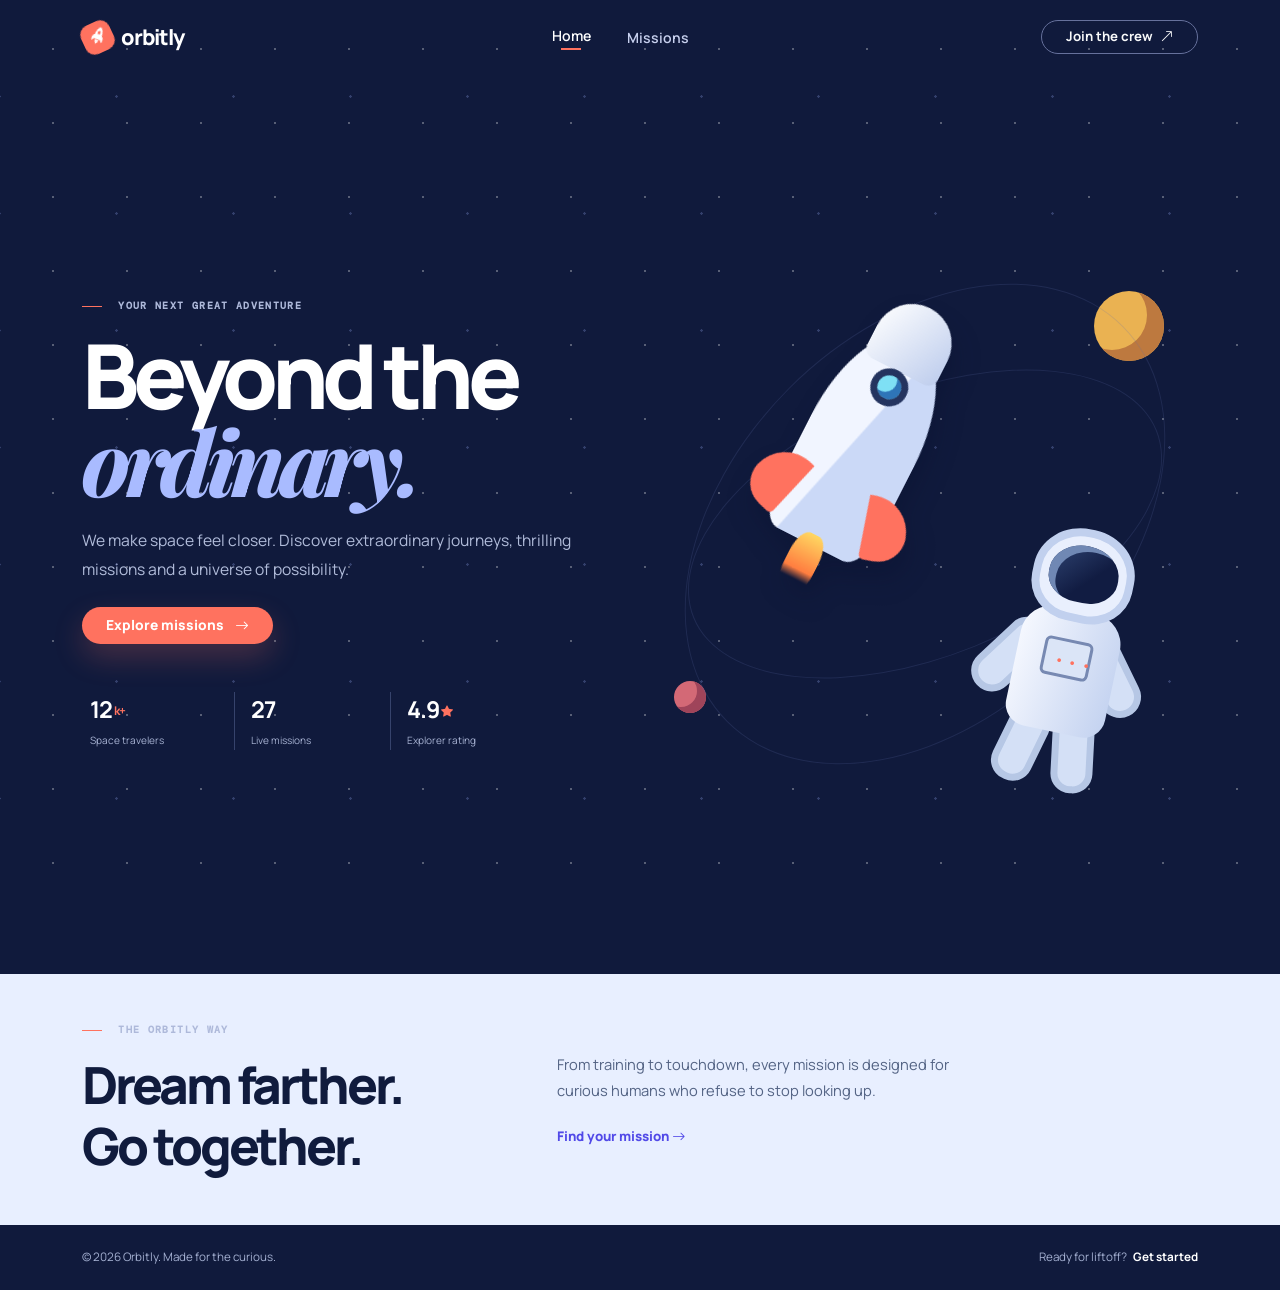
<file: Task - 4/index.html>
<!doctype html>
<html lang="en">
<head>
  <meta charset="utf-8">
  <meta name="viewport" content="width=device-width, initial-scale=1">
  <meta name="description" content="Orbitly — explore beyond the ordinary.">
  <title>Orbitly | Beyond the ordinary</title>
  <link href="https://cdn.jsdelivr.net/npm/bootstrap@5.3.3/dist/css/bootstrap.min.css" rel="stylesheet">
  <link href="https://cdn.jsdelivr.net/npm/bootstrap-icons@1.11.3/font/bootstrap-icons.min.css" rel="stylesheet">
  <link rel="stylesheet" href="style.css">
</head>
<body>
  <div class="stars" aria-hidden="true"></div>
  <nav class="navbar navbar-expand-lg navbar-dark py-3">
    <div class="container">
      <a class="navbar-brand d-flex align-items-center gap-2" href="#home"><span class="brand-mark"><i class="bi bi-rocket-takeoff-fill"></i></span>orbitly</a>
      <button class="navbar-toggler border-0 shadow-none" type="button" data-bs-toggle="collapse" data-bs-target="#menu" aria-label="Toggle navigation"><span class="navbar-toggler-icon"></span></button>
      <div class="collapse navbar-collapse" id="menu">
        <ul class="navbar-nav mx-auto gap-lg-2 text-center">
          <li class="nav-item"><a class="nav-link active" href="#home">Home</a></li>
          <li class="nav-item"><a class="nav-link" href="#missions">Missions</a></li>

        </ul>
        <a class="btn btn-outline-light rounded-pill px-4 mt-3 mt-lg-0" href="#join">Join the crew <i class="bi bi-arrow-up-right ms-1"></i></a>
      </div>
    </div>
  </nav>

  <main id="home">
    <section class="hero container">
      <div class="row align-items-center min-vh-100 py-5">
        <div class="col-lg-6 text-center text-lg-start pt-4 pt-lg-0">
          <div class="eyebrow"><span></span> YOUR NEXT GREAT ADVENTURE</div>
          <h1>Beyond the<br><em>ordinary.</em></h1>
          <p class="hero-copy mx-auto mx-lg-0">We make space feel closer. Discover extraordinary journeys, thrilling missions and a universe of possibility.</p>
          <div class="d-flex flex-column flex-sm-row justify-content-center justify-content-lg-start gap-3 mt-4">
            <a class="btn btn-coral btn-lg rounded-pill px-4" href="#missions">Explore missions <i class="bi bi-arrow-right ms-2"></i></a>

          </div>
          <div class="stats row row-cols-3 gx-2 mt-5 text-start">
            <div class="col"><strong>12<span>k+</span></strong><small>Space travelers</small></div>
            <div class="col"><strong>27</strong><small>Live missions</small></div>
            <div class="col"><strong>4.9<i class="bi bi-star-fill"></i></strong><small>Explorer rating</small></div>
          </div>
        </div>
        <div class="col-lg-6 visual mt-5 mt-lg-0">
          <div class="orbit orbit-one"></div><div class="orbit orbit-two"></div>
          <div class="planet planet-a"></div><div class="planet planet-b"></div>
          <div class="rocket" aria-label="Rocket illustration"><div class="rocket-window"></div><div class="rocket-fin fin-left"></div><div class="rocket-fin fin-right"></div><div class="flame"></div></div>
          <div class="astronaut" aria-label="Astronaut illustration"><div class="helmet"><div class="visor"></div></div><div class="body"><div class="panel"></div></div><div class="arm arm-left"></div><div class="arm arm-right"></div><div class="leg leg-left"></div><div class="leg leg-right"></div></div>
        </div>
      </div>
    </section>
    <section id="missions" class="mission-strip py-5">
      <div class="container"><div class="row align-items-center g-4"><div class="col-md-5"><div class="eyebrow"><span></span> THE ORBITLY WAY</div><h2>Dream farther.<br>Go together.</h2></div><div class="col-md-7"><p>From training to touchdown, every mission is designed for curious humans who refuse to stop looking up.</p><a href="#join" class="text-link">Find your mission <i class="bi bi-arrow-right"></i></a></div></div></div>
    </section>
  </main>
  <footer id="join" class="container py-4 text-center text-md-start d-md-flex justify-content-between"><span>© 2026 Orbitly. Made for the curious.</span><span>Ready for liftoff? <a href="#home">Get started</a></span></footer>
  <script src="https://cdn.jsdelivr.net/npm/bootstrap@5.3.3/dist/js/bootstrap.bundle.min.js"></script>
</body>
</html>
</file>
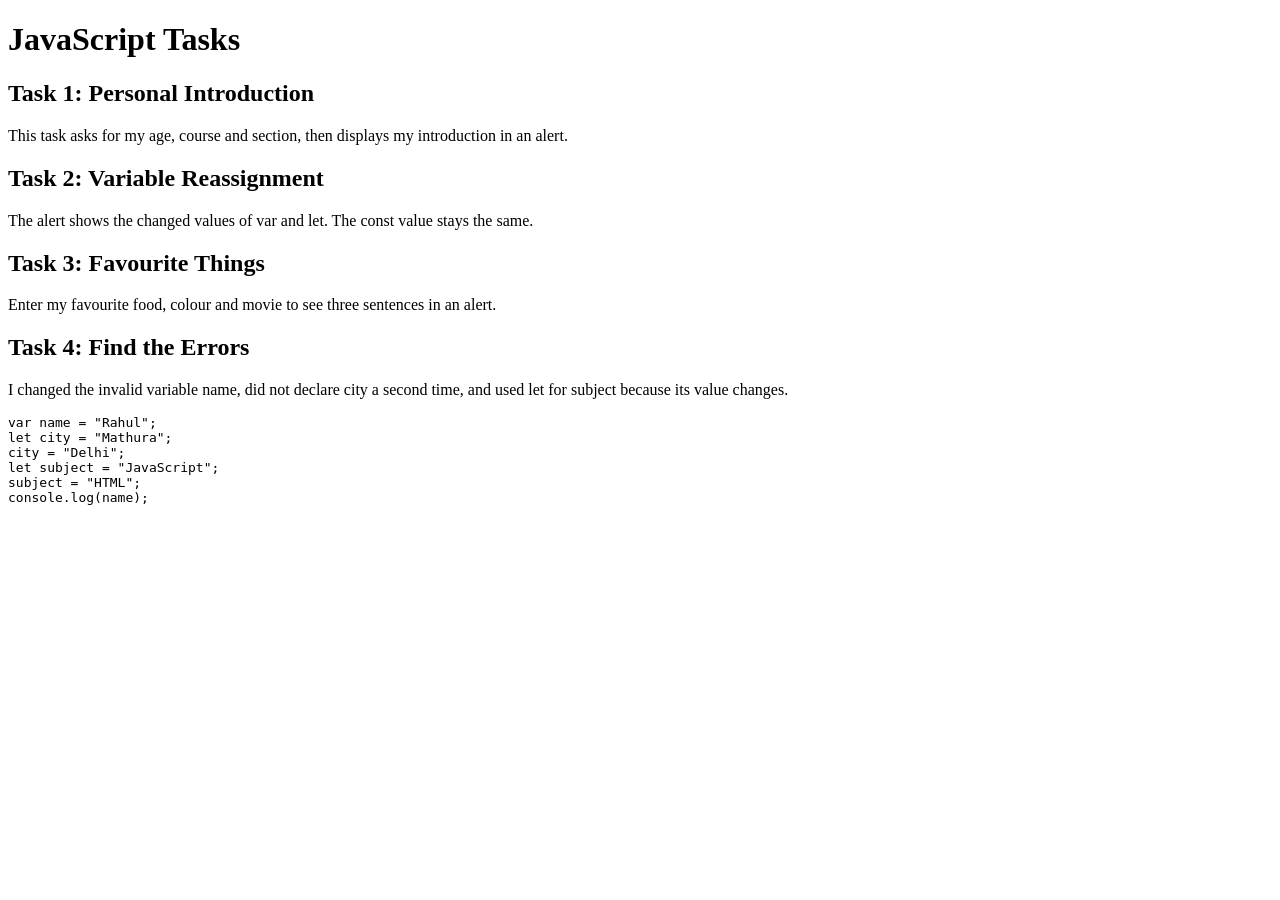
<file: task.html>
<!DOCTYPE html>
<html>
<head>
  <title>JavaScript Tasks</title>
</head>
<body>
  <h1>JavaScript Tasks</h1>

  <h2>Task 1: Personal Introduction</h2>
  <p>This task asks for my age, course and section, then displays my introduction in an alert.</p>

  <h2>Task 2: Variable Reassignment</h2>
  <p>The alert shows the changed values of var and let. The const value stays the same.</p>

  <h2>Task 3: Favourite Things</h2>
  <p>Enter my favourite food, colour and movie to see three sentences in an alert.</p>

  <h2>Task 4: Find the Errors</h2>
  <p>I changed the invalid variable name, did not declare city a second time, and used let for subject because its value changes.</p>
  <pre><code>var name = "Rahul";
let city = "Mathura";
city = "Delhi";
let subject = "JavaScript";
subject = "HTML";
console.log(name);</code></pre>

  <script>
    // Task 1
    let studentName = "Kishlay Kumar";
    let age = prompt("Task 1: What is your age?");
    let course = prompt("What is your course?");
    let section = prompt("What is your section?");

    alert("Hello! My name is " + studentName + ". I am " + age +
      " years old. I study " + course + " and my section is " + section + ".");

    // Task 2
    var school = "Old value";
    let classroom = "Old value";
    const country = "India";

    school = "New value";
    classroom = "New value";

    alert("var: " + school + "\nlet: " + classroom + "\nconst: " + country);

    // Task 3
    let favouriteFood = prompt("Task 3: What is my favourite food?");
    let favouriteColour = prompt("What is my favourite colour?");
    let favouriteMovie = prompt("What is my favourite movie?");

    alert("My favourite food is " + favouriteFood + ".\n" +
      "My favourite colour is " + favouriteColour + ".\n" +
      "My favourite movie is " + favouriteMovie + ".");

    // Task 4: Corrected code
    var name = "Rahul";
    let city = "Mathura";
    city = "Delhi";
    let subject = "JavaScript";
    subject = "HTML";
    console.log(name);
  </script>
</body>
</html>
</file>
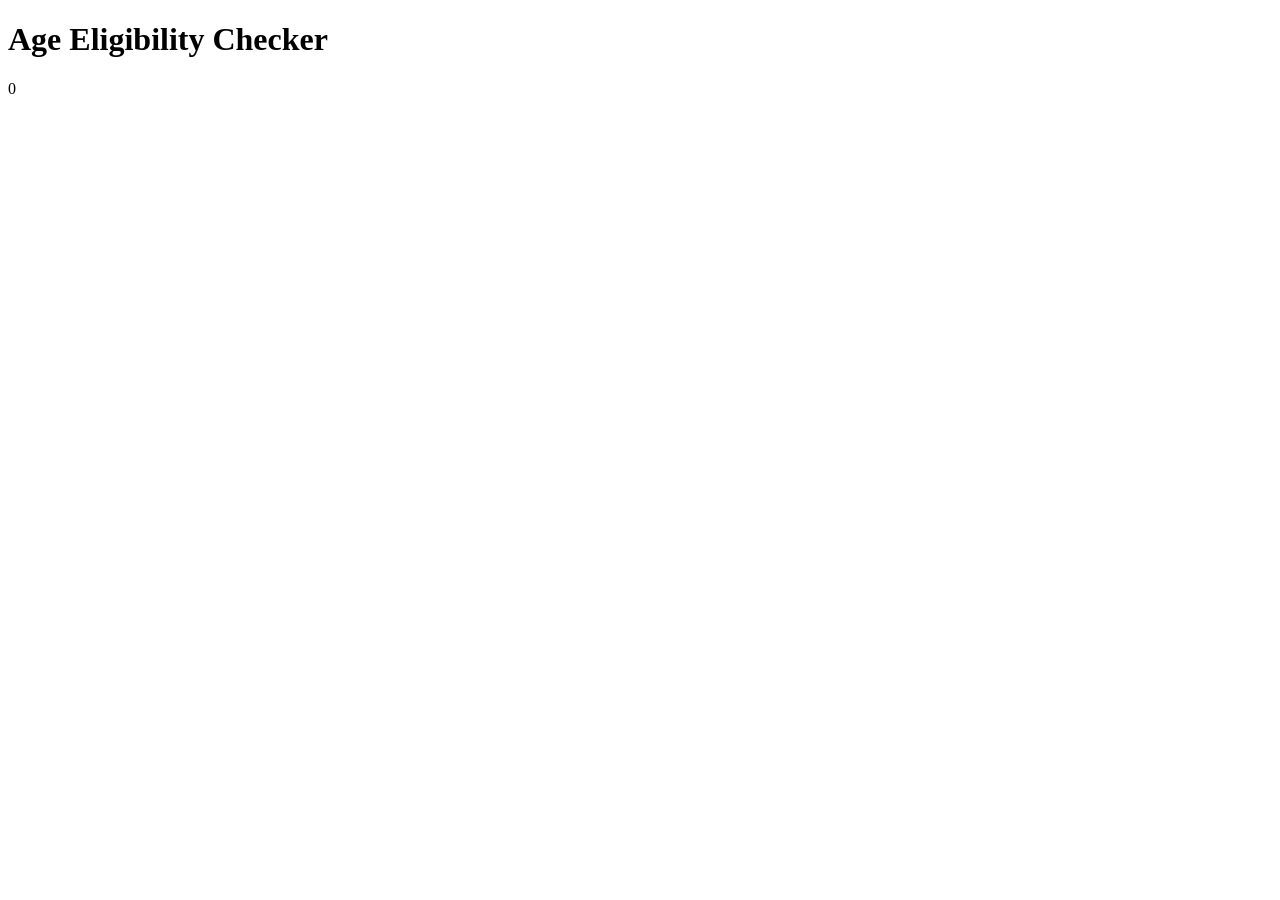
<file: Task-5/javascript.html>
<!DOCTYPE html>
<html lang="en">
<head>
    <meta charset="UTF-8">
    <meta name="viewport" content="width=device-width, initial-scale=1.0">
    <title>Age Eligibility Checker</title>
</head>
<body>

    <h1>Age Eligibility Checker</h1>

    <script>
        let age = prompt("Enter your age");
        age = Number(age);

        if (age > 0 && Number.isFinite(age) && Number.isInteger(age)) {
            alert("Valid age");

            if (age >= 18) {
                alert("Eligible to vote");
            } else {
                alert("Not eligible to vote");
            }

        } else {
            alert("Invalid age");
        }
        document.write(age)
    </script>

</body>
</html>
</file>
<file: Task - 4/style.css>
@import url("https://fonts.googleapis.com/css2?family=DM+Mono&family=Manrope:wght@400;500;600;700;800&family=Playfair+Display:ital,wght@0,700;0,800;1,700;1,800&display=swap");

:root {
  --ink: #101b3d;
  --navy: #101a3c;
  --blue: #5149e8;
  --coral: #ff725f;
  --sky: #e7efff;
  --muted: #9aa7c8;
}
* {
  box-sizing: border-box;
}
html {
  scroll-behavior: smooth;
}
body {
  margin: 0;
  background: var(--navy);
  color: #fff;
  font-family: Manrope, sans-serif;
  overflow-x: hidden;
}
.stars {
  position: fixed;
  inset: 0;
  z-index: -2;
  background-image:
    radial-gradient(#fff 1px, transparent 1.5px),
    radial-gradient(#8499dc 1px, transparent 1.5px);
  background-size:
    74px 74px,
    117px 117px;
  background-position:
    16px 12px,
    58px 38px;
  opacity: 0.3;
}
.navbar {
  position: relative;
  z-index: 5;
}
.navbar-brand {
  font-size: 1.35rem;
  font-weight: 800;
  letter-spacing: -1px;
}
.brand-mark {
  display: grid;
  place-items: center;
  width: 31px;
  height: 31px;
  background: var(--coral);
  border-radius: 10px;
  font-size: 0.9rem;
  transform: rotate(-25deg);
}
.nav-link {
  color: #c8d1ef !important;
  font-size: 0.88rem;
  font-weight: 600;
  padding: 0.5rem 0.9rem !important;
  position: relative;
  transition:
    color 0.25s ease,
    transform 0.25s ease;
}
.nav-link:after {
  content: "";
  position: absolute;
  width: 0;
  height: 2px;
  background: var(--coral);
  left: 50%;
  bottom: 4px;
  transition:
    width 0.25s ease,
    left 0.25s ease;
}
.nav-link:hover,
.nav-link.active {
  color: #fff !important;
  transform: translateY(-2px);
}
.nav-link:hover:after,
.nav-link.active:after {
  width: 20px;
  left: calc(50% - 10px);
}
.btn-outline-light {
  font-size: 0.83rem;
  font-weight: 700;
  border-color: #66719c !important;
  transition: 0.25s;
}
.btn-outline-light:hover {
  background: #fff;
  color: var(--ink);
  transform: translateY(-2px);
}
.hero {
  position: relative;
}
.eyebrow {
  font-family: "DM Mono", monospace;
  font-size: 0.65rem;
  letter-spacing: 1.35px;
  color: #aeb9da;
  font-weight: bold;
}
.eyebrow span {
  display: inline-block;
  width: 20px;
  height: 1px;
  background: var(--coral);
  vertical-align: middle;
  margin-right: 9px;
}
h1 {
  font-size: clamp(3.4rem, 7vw, 6.7rem);
  line-height: 0.95;
  letter-spacing: -0.07em;
  font-weight: 800;
  margin: 1.1rem 0 1.35rem;
}
h1 em {
  font-family: "Playfair Display", serif;
  font-weight: 800;
  color: #a9bbff;
  letter-spacing: -0.07em;
}
.hero-copy {
  color: #b1bcda;
  line-height: 1.8;
  max-width: 490px;
  font-size: 0.98rem;
}
.btn-coral {
  background: var(--coral);
  color: #fff;
  border: 0;
  font-size: 0.86rem;
  font-weight: 800;
  box-shadow: 0 13px 30px #ff725f3b;
  transition: 0.25s;
}
.btn-coral:hover {
  background: #ff8c7c;
  color: white;
  transform: translateY(-3px);
  box-shadow: 0 17px 34px #ff725f55;
}
.play-link {
  display: inline-flex;
  align-items: center;
  justify-content: center;
  gap: 10px;
  color: #dce4ff;
  text-decoration: none;
  font-size: 0.85rem;
  font-weight: 700;
}
.play-link span {
  display: grid;
  place-items: center;
  width: 38px;
  height: 38px;
  border: 1px solid #6270a5;
  border-radius: 50%;
  transition: 0.25s;
}
.play-link:hover span {
  background: #fff;
  color: var(--ink);
  transform: scale(1.08);
}
.stats {
  max-width: 470px;
}
.stats .col {
  border-right: 1px solid #36436c;
  padding-left: 1rem;
}
.stats .col:first-child {
  padding-left: 0.75rem;
}
.stats .col:last-child {
  border: 0;
}
.stats strong {
  display: block;
  font-size: 1.45rem;
  letter-spacing: -1px;
}
.stats strong span,
.stats strong i {
  font-size: 0.75rem;
  color: var(--coral);
  font-style: normal;
  vertical-align: middle;
  margin-left: 2px;
}
.stats small {
  font-size: 0.63rem;
  color: #a7b2d2;
  white-space: nowrap;
}
.visual {
  height: 570px;
  position: relative;
  isolation: isolate;
}
.orbit {
  position: absolute;
  border: 1px solid #6170a933;
  border-radius: 50%;
  left: 50%;
  top: 50%;
  transform: translate(-50%, -50%) rotate(-22deg);
}
.orbit-one {
  width: 500px;
  height: 265px;
}
.orbit-two {
  width: 385px;
  height: 560px;
  transform: translate(-50%, -50%) rotate(45deg);
}
.planet {
  position: absolute;
  border-radius: 50%;
  z-index: -1;
}
.planet-a {
  width: 70px;
  height: 70px;
  background: #eab252;
  right: 8%;
  top: 9%;
  box-shadow: inset -17px -11px #bd793f;
  animation: float 5s ease-in-out infinite;
}
.planet-b {
  width: 32px;
  height: 32px;
  background: #d36976;
  left: 6%;
  bottom: 17%;
  box-shadow: inset -9px -6px #9f445a;
  animation: float 4s ease-in-out infinite reverse;
}
.rocket {
  position: absolute;
  width: 115px;
  height: 232px;
  left: 29%;
  top: 15%;
  border-radius: 55% 55% 20% 20%;
  background: linear-gradient(105deg, #f1f5ff 0 46%, #cbd9f7 47% 100%);
  transform: rotate(27deg);
  filter: drop-shadow(10px 14px 12px #050d2b4d);
  animation: rocket-float 4.5s ease-in-out infinite;
  z-index: 2;
}
.rocket:before {
  content: "";
  position: absolute;
  top: -33px;
  left: 18px;
  width: 79px;
  height: 71px;
  border-radius: 55px 55px 15px 15px;
  background: linear-gradient(115deg, #fff, #becded);
}
.rocket-window {
  position: absolute;
  width: 38px;
  height: 38px;
  left: 38px;
  top: 37px;
  border: 7px solid #24345f;
  border-radius: 50%;
  background: #7ee0f5;
  box-shadow: inset -7px -5px #2e75b8;
}
.rocket-fin {
  position: absolute;
  bottom: 14px;
  width: 43px;
  height: 65px;
  background: #ff725f;
  z-index: -1;
}
.fin-left {
  left: -25px;
  border-radius: 40px 0 5px 30px;
  transform: rotate(16deg);
}
.fin-right {
  right: -25px;
  border-radius: 0 40px 30px 5px;
  transform: rotate(-16deg);
}
.flame {
  position: absolute;
  width: 32px;
  height: 70px;
  left: 42px;
  bottom: -59px;
  border-radius: 50% 50% 70% 70%;
  background: linear-gradient(#ffd761, #ff7e40 55%, transparent 70%);
  animation: flame 0.3s ease-in-out infinite alternate;
}
.astronaut {
  position: absolute;
  right: 12%;
  bottom: 5%;
  width: 160px;
  height: 255px;
  transform: rotate(12deg);
  animation: astronaut 6s ease-in-out infinite;
  z-index: 2;
}
.helmet {
  position: absolute;
  left: 34px;
  top: 0;
  width: 102px;
  height: 94px;
  background: #e9effd;
  border: 8px solid #c1d0ee;
  border-radius: 48% 48% 42% 42%;
  z-index: 2;
}
.visor {
  width: 70px;
  height: 57px;
  margin: 9px auto;
  background: linear-gradient(135deg, #314675, #111c42 60%);
  border-radius: 50% 50% 44% 44%;
  box-shadow: inset 8px 5px #7088b4;
}
.body {
  position: absolute;
  width: 101px;
  height: 124px;
  left: 35px;
  top: 82px;
  border-radius: 31px 31px 22px 22px;
  background: linear-gradient(100deg, #f7f9ff, #c3d2f0);
  z-index: 1;
}
.panel {
  position: absolute;
  left: 26px;
  top: 30px;
  width: 49px;
  height: 39px;
  border: 3px solid #7789b2;
  border-radius: 6px;
  background: #dbe5f7;
}
.panel:after {
  content: "•••";
  color: #ff725f;
  letter-spacing: 4px;
  position: absolute;
  left: 9px;
  top: 7px;
}
.arm,
.leg {
  position: absolute;
  background: #d4e0f6;
  border: 7px solid #b6c7e5;
  z-index: 0;
}
.arm {
  width: 42px;
  height: 90px;
  top: 94px;
  border-radius: 25px;
}
.arm-left {
  left: 8px;
  transform: rotate(35deg);
}
.arm-right {
  right: 8px;
  transform: rotate(-38deg);
}
.leg {
  width: 42px;
  height: 80px;
  top: 183px;
  border-radius: 20px;
}
.leg-left {
  left: 37px;
  transform: rotate(14deg);
}
.leg-right {
  right: 28px;
  transform: rotate(-9deg);
}
.mission-card {
  position: absolute;
  right: 0;
  top: 34%;
  width: 196px;
  padding: 16px 17px;
  background: #263562d9;
  border: 1px solid #6072a0a1;
  backdrop-filter: blur(8px);
  border-radius: 13px;
  box-shadow: 0 15px 35px #080f2c66;
  animation: card-float 5s ease-in-out infinite;
}
.mission-card small {
  font-family: "DM Mono", monospace;
  font-size: 0.6rem;
  color: #b8c8ed;
  margin-left: 5px;
}
.live-dot {
  width: 7px;
  height: 7px;
  background: #76e0a4;
  border-radius: 50%;
  display: inline-block;
  box-shadow: 0 0 0 4px #76e0a41a;
}
.mission-card strong {
  font-size: 0.82rem;
  display: block;
  margin-top: 8px;
}
.card-arrow {
  position: absolute;
  right: 14px;
  bottom: 13px;
  color: #fbba76;
}
.mission-strip {
  background: #e8efff;
  color: var(--ink);
}
h2 {
  font-size: clamp(2.1rem, 4vw, 3.4rem);
  font-weight: 800;
  letter-spacing: -0.06em;
  margin: 1rem 0 0;
}
.mission-strip p {
  color: #536384;
  max-width: 440px;
  line-height: 1.75;
  font-size: 0.92rem;
  margin-bottom: 1.2rem;
}
.text-link {
  color: var(--blue);
  font-size: 0.83rem;
  font-weight: 800;
  text-decoration: none;
}
.text-link i {
  transition: transform 0.2s;
  display: inline-block;
}
.text-link:hover i {
  transform: translateX(5px);
}
footer {
  color: #a4b0d1;
  font-size: 0.73rem;
}
footer a {
  color: #fff;
  text-decoration: none;
  font-weight: 700;
  margin-left: 4px;
}
@keyframes rocket-float {
  50% {
    transform: translate(12px, -15px) rotate(27deg);
  }
}
@keyframes astronaut {
  50% {
    transform: translate(-10px, -18px) rotate(5deg);
  }
}
@keyframes float {
  50% {
    transform: translateY(-14px);
  }
}
@keyframes card-float {
  50% {
    transform: translateY(-10px);
  }
}
@keyframes flame {
  to {
    transform: scaleY(0.78);
    opacity: 0.8;
  }
}
@media (max-width: 991px) {
  .navbar-collapse {
    background: #182650ee;
    border: 1px solid #405486;
    padding: 1rem;
    border-radius: 15px;
    margin-top: 12px;
  }
  .visual {
    height: 490px;
    max-width: 600px;
    margin-inline: auto;
  }
  .mission-card {
    right: 8%;
  }
}
@media (max-width: 575px) {
  .visual {
    height: 390px;
    transform: scale(0.75);
    transform-origin: top center;
    margin-bottom: -95px;
  }
  .stats {
    margin-inline: auto;
  }
  .mission-card {
    right: 0;
  }
  .planet-a {
    right: 0;
  }
  .navbar-brand {
    font-size: 1.2rem;
  }
}
</file>
